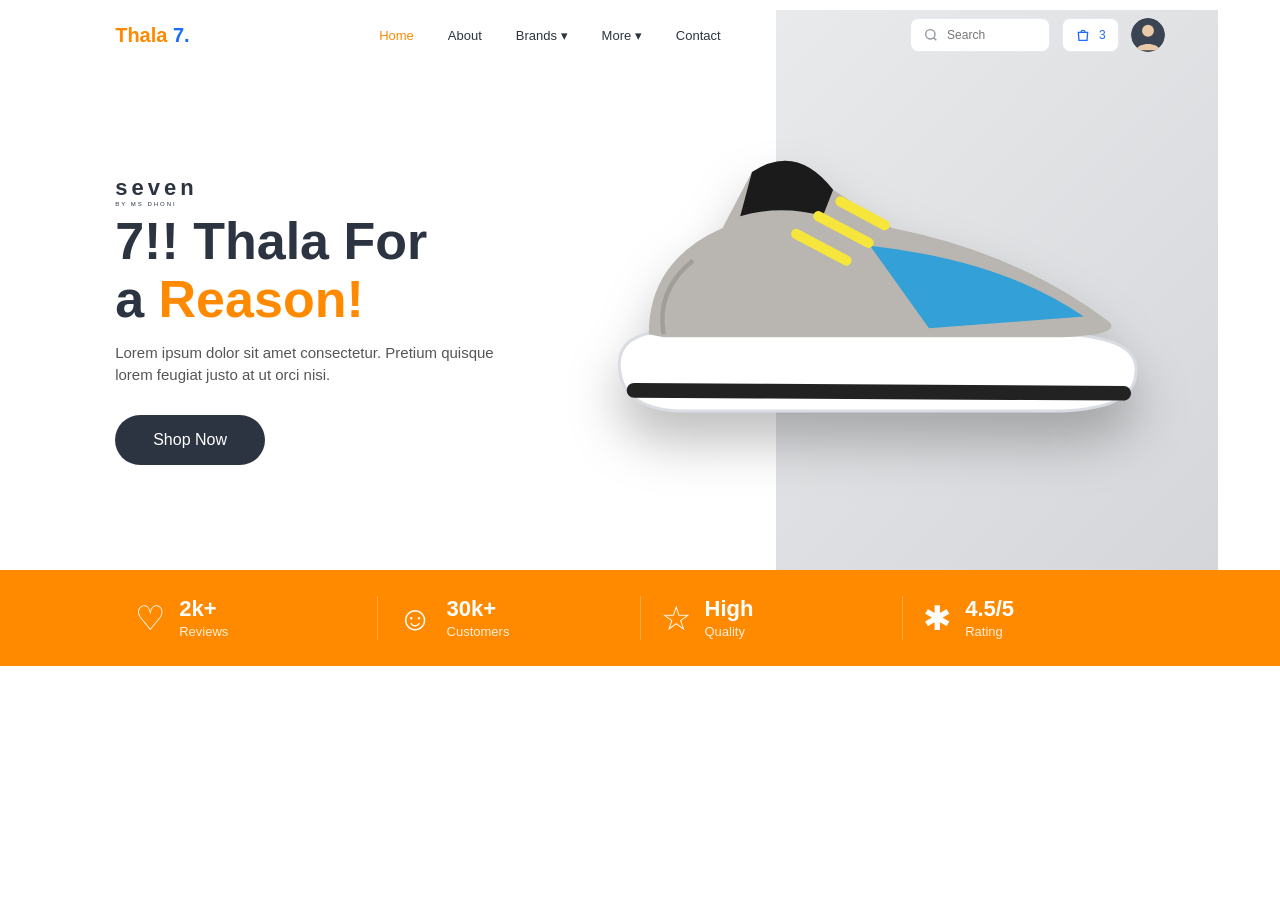
<file: index.html>
<!DOCTYPE html>
<html lang="en">
<head>
  <meta charset="UTF-8" />
  <meta name="viewport" content="width=device-width, initial-scale=1.0" />
  <title>Thala 7 – Home</title>
  <link rel="stylesheet" href="style.css" />
</head>
<body>
  <header class="navbar">
    <a href="index.html" class="logo">Thala <span>7.</span></a>
    <nav><ul>
      <li><a href="index.html" class="active">Home</a></li>
      <li><a href="product.html">About</a></li>
      <li><a href="product.html">Brands &#9662;</a></li>
      <li><a href="product.html">More &#9662;</a></li>
      <li><a href="checkout.html">Contact</a></li>
    </ul></nav>
    <div class="nav-right">
      <label class="search"><svg viewBox="0 0 24 24" width="16" height="16" fill="none" stroke="currentColor" stroke-width="2"><circle cx="11" cy="11" r="7"/><path d="M20 20l-4-4"/></svg><input type="text" placeholder="Search" /></label>
      <a href="cart.html" class="cart-btn"><svg viewBox="0 0 24 24" width="16" height="16" fill="none" stroke="currentColor" stroke-width="2"><path d="M5 8h14l-1 12H6z"/><path d="M9 8a3 3 0 016 0"/></svg><span id="cart-count">0</span></a>
      <span class="avatar"><svg viewBox="0 0 40 40"><circle cx="20" cy="20" r="20" fill="#3b4452"/><circle cx="20" cy="15" r="7" fill="#e8c9a8"/><path d="M6 38c2-10 26-10 28 0z" fill="#e8c9a8"/></svg></span>
    </div>
  </header>
  <main class="hero">
    <div class="hero-left">
      <div class="brand-tag">seven<small>BY MS DHONI</small></div>
      <h1>7!! Thala For<br />a <span>Reason!</span></h1>
      <p>Lorem ipsum dolor sit amet consectetur. Pretium quisque lorem feugiat justo at ut orci nisi.</p>
      <a href="product.html" class="shop-btn">Shop Now</a>
    </div>
    <div class="hero-right">
      <div class="hero-bg"></div>
      <img src="images/shoe1.svg" alt="Seven running shoe" />
    </div>
  </main>

  <section class="stats">
    <div class="stats-inner">
      <div class="stat"><span class="ico">&#9825;</span><div><b>2k+</b><small>Reviews</small></div></div>
      <div class="stat"><span class="ico">&#9786;</span><div><b>30k+</b><small>Customers</small></div></div>
      <div class="stat"><span class="ico">&#9734;</span><div><b>High</b><small>Quality</small></div></div>
      <div class="stat"><span class="ico">&#10033;</span><div><b>4.5/5</b><small>Rating</small></div></div>
    </div>
  </section>
  <script src="script.js"></script>
</body>
</html>
</file>
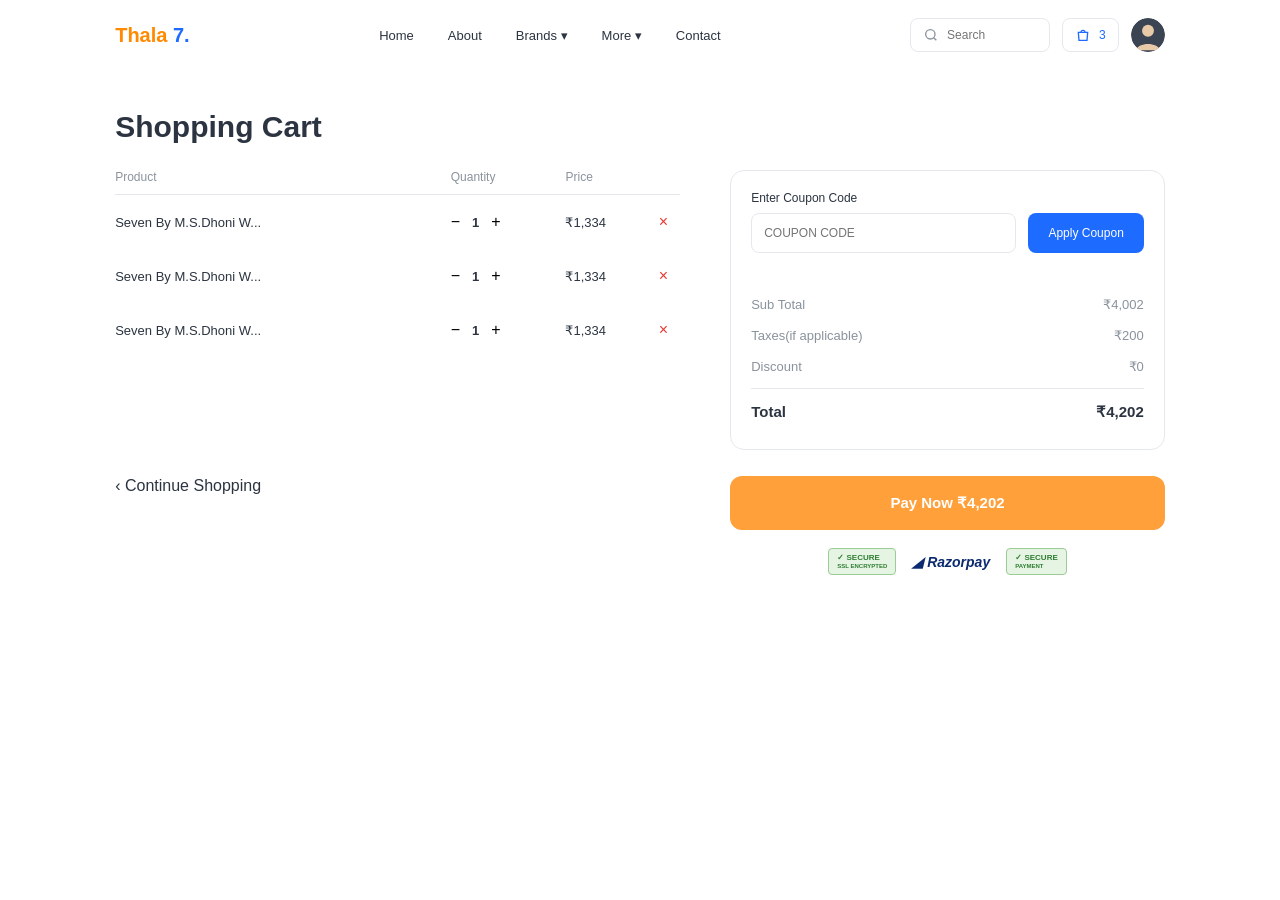
<file: cart.html>
<!DOCTYPE html>
<html lang="en">
<head>
  <meta charset="UTF-8" />
  <meta name="viewport" content="width=device-width, initial-scale=1.0" />
  <title>Thala 7 – Cart</title>
  <link rel="stylesheet" href="style.css" />
</head>
<body>
  <header class="navbar">
    <a href="index.html" class="logo">Thala <span>7.</span></a>
    <nav><ul>
      <li><a href="index.html">Home</a></li>
      <li><a href="product.html">About</a></li>
      <li><a href="product.html">Brands &#9662;</a></li>
      <li><a href="product.html">More &#9662;</a></li>
      <li><a href="checkout.html">Contact</a></li>
    </ul></nav>
    <div class="nav-right">
      <label class="search"><svg viewBox="0 0 24 24" width="16" height="16" fill="none" stroke="currentColor" stroke-width="2"><circle cx="11" cy="11" r="7"/><path d="M20 20l-4-4"/></svg><input type="text" placeholder="Search" /></label>
      <a href="cart.html" class="cart-btn"><svg viewBox="0 0 24 24" width="16" height="16" fill="none" stroke="currentColor" stroke-width="2"><path d="M5 8h14l-1 12H6z"/><path d="M9 8a3 3 0 016 0"/></svg><span id="cart-count">0</span></a>
      <span class="avatar"><svg viewBox="0 0 40 40"><circle cx="20" cy="20" r="20" fill="#3b4452"/><circle cx="20" cy="15" r="7" fill="#e8c9a8"/><path d="M6 38c2-10 26-10 28 0z" fill="#e8c9a8"/></svg></span>
    </div>
  </header>
  <main class="container">
    <h1 class="page-title">Shopping Cart</h1>
    <section class="cart-layout">
      <div class="cart-left">
        <table class="cart-table">
          <thead><tr><th>Product</th><th>Quantity</th><th>Price</th><th></th></tr></thead>
          <tbody id="cart-body"></tbody>
        </table>
        <p id="empty-msg" class="muted" hidden>Your cart is empty.</p>
        <a href="product.html" class="continue">&lsaquo; Continue Shopping</a>
      </div>
      <aside class="cart-right">
      <div class="summary-card">
        <label for="coupon">Enter Coupon Code</label>
        <div class="coupon-row">
          <input id="coupon" type="text" placeholder="COUPON CODE" />
          <button class="blue-btn" id="apply-coupon">Apply Coupon</button>
        </div>
        <p id="coupon-msg" class="coupon-msg"></p>
        <dl class="totals">
          <div><dt>Sub Total</dt><dd id="sub">₹0</dd></div>
          <div><dt>Taxes(if applicable)</dt><dd id="tax">₹0</dd></div>
          <div><dt>Discount</dt><dd id="disc">₹0</dd></div>
          <div class="grand"><dt>Total</dt><dd id="total">₹0</dd></div>
        </dl>
      </div>
      <a href="checkout.html" class="pay-btn">Pay Now <span class="pay-total">₹0</span></a>
      <div class="pay-icons">
        <span class="secure">&#10003; SECURE<small>SSL ENCRYPTED</small></span>
        <span class="razor">&#9698; Razorpay</span>
        <span class="secure">&#10003; SECURE<small>PAYMENT</small></span>
      </div>
      </aside>
    </section>
  </main>
  <script src="script.js"></script>
</body>
</html>
</file>
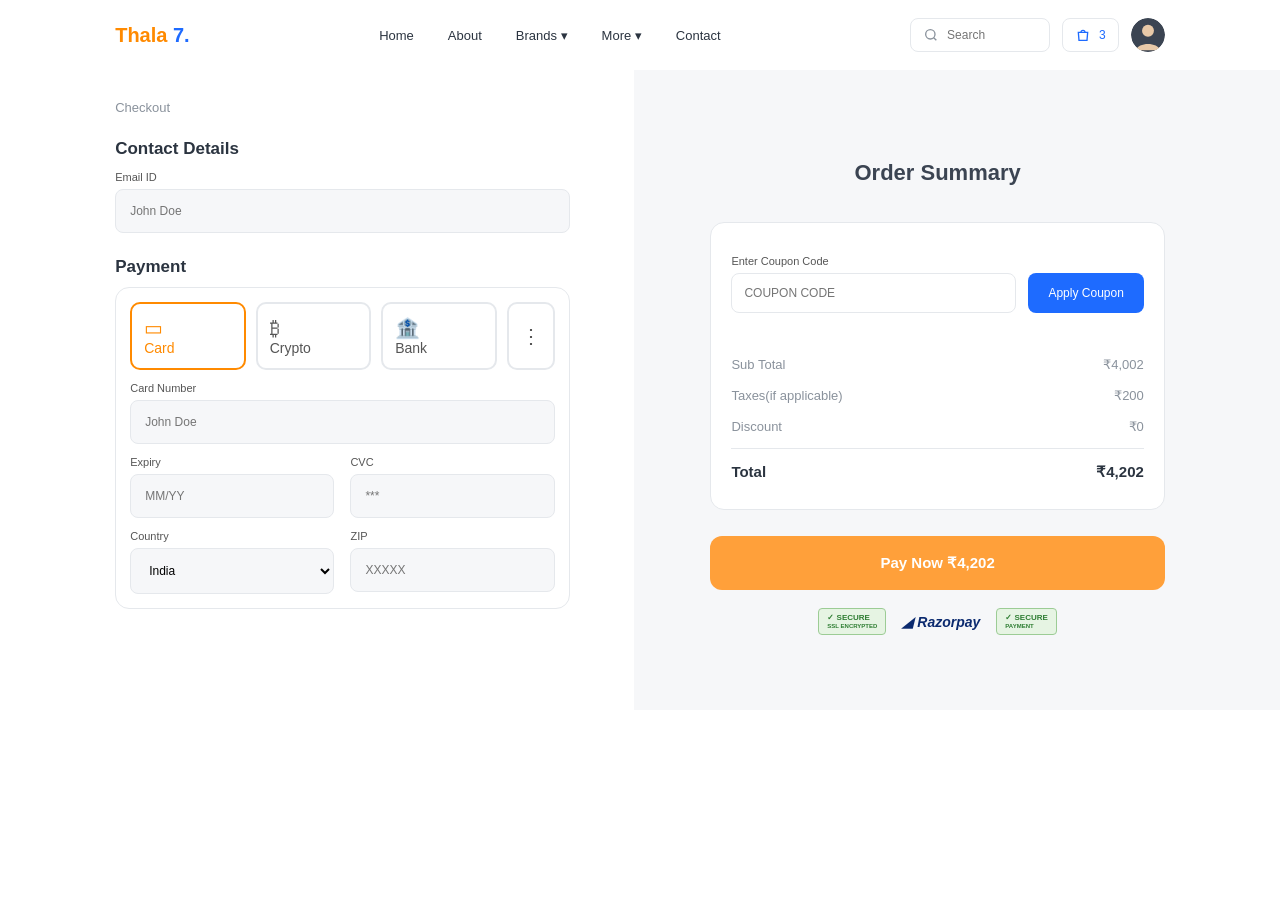
<file: checkout.html>
<!DOCTYPE html>
<html lang="en">
<head>
  <meta charset="UTF-8" />
  <meta name="viewport" content="width=device-width, initial-scale=1.0" />
  <title>Thala 7 – Checkout</title>
  <link rel="stylesheet" href="style.css" />
</head>
<body>
  <header class="navbar">
    <a href="index.html" class="logo">Thala <span>7.</span></a>
    <nav><ul>
      <li><a href="index.html">Home</a></li>
      <li><a href="product.html">About</a></li>
      <li><a href="product.html">Brands &#9662;</a></li>
      <li><a href="product.html">More &#9662;</a></li>
      <li><a href="checkout.html">Contact</a></li>
    </ul></nav>
    <div class="nav-right">
      <label class="search"><svg viewBox="0 0 24 24" width="16" height="16" fill="none" stroke="currentColor" stroke-width="2"><circle cx="11" cy="11" r="7"/><path d="M20 20l-4-4"/></svg><input type="text" placeholder="Search" /></label>
      <a href="cart.html" class="cart-btn"><svg viewBox="0 0 24 24" width="16" height="16" fill="none" stroke="currentColor" stroke-width="2"><path d="M5 8h14l-1 12H6z"/><path d="M9 8a3 3 0 016 0"/></svg><span id="cart-count">0</span></a>
      <span class="avatar"><svg viewBox="0 0 40 40"><circle cx="20" cy="20" r="20" fill="#3b4452"/><circle cx="20" cy="15" r="7" fill="#e8c9a8"/><path d="M6 38c2-10 26-10 28 0z" fill="#e8c9a8"/></svg></span>
    </div>
  </header>
  <main class="checkout">
    <section class="checkout-left">
      <p class="muted">Checkout</p>
      <h2>Contact Details</h2>
      <label for="email">Email ID</label>
      <input id="email" class="field" type="email" placeholder="John Doe" />
      <h2>Payment</h2>
      <div class="pay-card">
        <div class="methods">
          <button class="method active">&#9645;<span>Card</span></button>
          <button class="method">&#8383;<span>Crypto</span></button>
          <button class="method">&#127974;<span>Bank</span></button>
          <button class="method more">&#8942;</button>
        </div>
        <label for="cn">Card Number</label>
        <input id="cn" class="field" placeholder="John Doe" />
        <div class="two">
          <div><label for="exp">Expiry</label><input id="exp" class="field" placeholder="MM/YY" /></div>
          <div><label for="cvv">CVC</label><input id="cvv" class="field" placeholder="***" /></div>
        </div>
        <div class="two">
          <div><label for="country">Country</label>
            <select id="country" class="field"><option>India</option><option>USA</option><option>UK</option></select></div>
          <div><label for="zip">ZIP</label><input id="zip" class="field" placeholder="XXXXX" /></div>
        </div>
      </div>
    </section>
    <section class="checkout-right">
      <h2 class="center">Order Summary</h2>
      <div class="summary-card">
        <label for="coupon">Enter Coupon Code</label>
        <div class="coupon-row">
          <input id="coupon" type="text" placeholder="COUPON CODE" />
          <button class="blue-btn" id="apply-coupon">Apply Coupon</button>
        </div>
        <p id="coupon-msg" class="coupon-msg"></p>
        <dl class="totals">
          <div><dt>Sub Total</dt><dd id="sub">₹0</dd></div>
          <div><dt>Taxes(if applicable)</dt><dd id="tax">₹0</dd></div>
          <div><dt>Discount</dt><dd id="disc">₹0</dd></div>
          <div class="grand"><dt>Total</dt><dd id="total">₹0</dd></div>
        </dl>
      </div>
      <button class="pay-btn">Pay Now <span class="pay-total">₹0</span></button>
      <div class="pay-icons">
        <span class="secure">&#10003; SECURE<small>SSL ENCRYPTED</small></span>
        <span class="razor">&#9698; Razorpay</span>
        <span class="secure">&#10003; SECURE<small>PAYMENT</small></span>
      </div>
    </section>
  </main>
  <script src="script.js"></script>
</body>
</html>
</file>
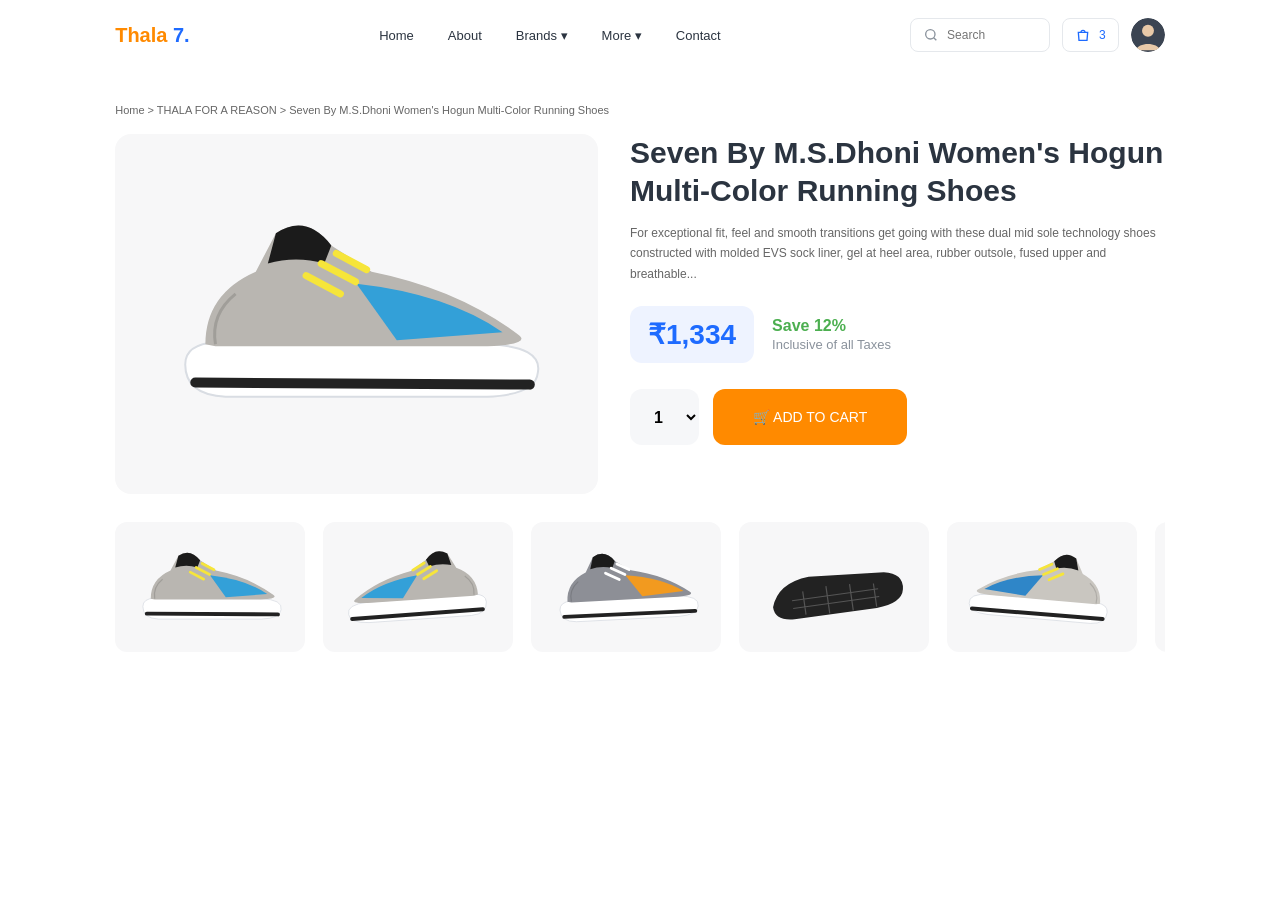
<file: product.html>
<!DOCTYPE html>
<html lang="en">
<head>
  <meta charset="UTF-8" />
  <meta name="viewport" content="width=device-width, initial-scale=1.0" />
  <title>Thala 7 – Product</title>
  <link rel="stylesheet" href="style.css" />
</head>
<body>
  <header class="navbar">
    <a href="index.html" class="logo">Thala <span>7.</span></a>
    <nav><ul>
      <li><a href="index.html">Home</a></li>
      <li><a href="product.html">About</a></li>
      <li><a href="product.html">Brands &#9662;</a></li>
      <li><a href="product.html">More &#9662;</a></li>
      <li><a href="checkout.html">Contact</a></li>
    </ul></nav>
    <div class="nav-right">
      <label class="search"><svg viewBox="0 0 24 24" width="16" height="16" fill="none" stroke="currentColor" stroke-width="2"><circle cx="11" cy="11" r="7"/><path d="M20 20l-4-4"/></svg><input type="text" placeholder="Search" /></label>
      <a href="cart.html" class="cart-btn"><svg viewBox="0 0 24 24" width="16" height="16" fill="none" stroke="currentColor" stroke-width="2"><path d="M5 8h14l-1 12H6z"/><path d="M9 8a3 3 0 016 0"/></svg><span id="cart-count">0</span></a>
      <span class="avatar"><svg viewBox="0 0 40 40"><circle cx="20" cy="20" r="20" fill="#3b4452"/><circle cx="20" cy="15" r="7" fill="#e8c9a8"/><path d="M6 38c2-10 26-10 28 0z" fill="#e8c9a8"/></svg></span>
    </div>
  </header>
  <main class="container">
    <p class="crumbs">Home &gt; THALA FOR A REASON &gt; Seven By M.S.Dhoni Women's Hogun Multi-Color Running Shoes</p>
    <section class="product">
      <div class="product-img"><img id="main-img" src="images/shoe1.svg" alt="Shoe" /></div>
      <div class="product-info">
        <h1>Seven By M.S.Dhoni Women's Hogun Multi-Color Running Shoes</h1>
        <p class="desc">For exceptional fit, feel and smooth transitions get going with these dual mid sole technology shoes constructed with molded EVS sock liner, gel at heel area, rubber outsole, fused upper and breathable...</p>
        <div class="price-row">
          <div class="price">₹1,334</div>
          <div><b class="save">Save 12%</b><br /><span class="muted">Inclusive of all Taxes</span></div>
        </div>
        <div class="buy-row">
          <select id="qty" aria-label="Quantity">
            <option>1</option><option>2</option><option>3</option><option>4</option><option>5</option>
          </select>
          <button class="add-btn" id="add-to-cart">&#128722; ADD TO CART</button>
        </div>
        <p id="added-msg" class="coupon-msg"></p>
      </div>
    </section>
    <section class="gallery" id="gallery">
      <div class="thumb"><img src="images/shoe1.svg" alt="View 1" /></div>
      <div class="thumb"><img src="images/shoe2.svg" alt="View 2" /></div>
      <div class="thumb"><img src="images/shoe3.svg" alt="View 3" /></div>
      <div class="thumb"><img src="images/shoe4.svg" alt="View 4" /></div>
      <div class="thumb"><img src="images/shoe5.svg" alt="View 5" /></div>
      <div class="thumb"><img src="images/shoe6.svg" alt="View 6" /></div>
    </section>
  </main>
  <script src="script.js"></script>
</body>
</html>
</file>
<file: style.css>
:root{--orange:#ff8a00;--dark:#2b3440;--blue:#1e6bff;--grey:#f6f7f9;--line:#e5e8ec;--muted:#8a929c}
*{margin:0;padding:0;box-sizing:border-box}
body{font-family:"Poppins","Inter","Segoe UI",Arial,sans-serif;color:var(--dark);background:#fff}
a{text-decoration:none;color:inherit}
ul{list-style:none}

/* Navbar (Flexbox) */
.navbar{display:flex;align-items:center;justify-content:space-between;padding:18px 9%;position:relative;z-index:5;background:transparent}
.logo{font-weight:700;font-size:20px;color:var(--orange)}
.logo span{color:var(--blue)}
.navbar nav ul{display:flex;gap:34px;font-size:13px}
.navbar nav a:hover,.navbar nav a.active{color:var(--orange)}
.nav-right{display:flex;align-items:center;gap:12px}
.search{display:flex;align-items:center;gap:8px;border:1px solid var(--line);border-radius:8px;padding:8px 12px;color:var(--muted);background:#fff}
.search input{border:none;outline:none;width:90px;font-size:12px;background:transparent}
.cart-btn{display:flex;align-items:center;gap:8px;border:1px solid var(--line);border-radius:8px;padding:8px 12px;font-size:12px;color:var(--blue);background:#fff}
.avatar svg{width:34px;height:34px;display:block;border-radius:50%}

/* Hero */
.hero{display:flex;align-items:center;min-height:560px;padding:0 9%;position:relative;margin-top:-60px}
.hero-left{flex:1;max-width:460px;position:relative;z-index:2;padding-top:60px}
.brand-tag{font-weight:800;letter-spacing:4px;font-size:22px;margin-bottom:6px}
.brand-tag small{display:block;font-size:6px;letter-spacing:2px;font-weight:500}
.hero-left h1{font-size:52px;line-height:1.1;font-weight:700}
.hero-left h1 span{color:var(--orange)}
.hero-left p{margin:14px 0 28px;color:#555;font-size:15px;line-height:1.5;max-width:380px}
.shop-btn{display:inline-block;background:var(--dark);color:#fff;padding:16px 38px;border-radius:30px;font-weight:500;transition:.25s}
.shop-btn:hover{background:var(--orange);transform:translateY(-3px)}
.hero-right{flex:1;display:flex;justify-content:center;align-items:center;align-self:stretch;position:relative}
.hero-bg{position:absolute;top:0;bottom:0;right:-9%;width:75%;background:linear-gradient(135deg,#e9eaec,#d4d6d9)}
.hero-right img{position:relative;width:115%;max-width:640px;filter:drop-shadow(0 30px 25px rgba(0,0,0,.25))}

/* Stats */
.stats{background:var(--orange);color:#fff}
.stats-inner{display:flex;justify-content:space-between;padding:26px 9%}
.stat{display:flex;align-items:center;gap:14px;flex:1;border-right:1px solid rgba(255,255,255,.25);padding-left:20px}
.stat:last-child{border-right:none}
.ico{font-size:34px}
.stat b{display:block;font-size:22px}
.stat small{opacity:.85;font-size:13px}

/* Shared containers */
.container{padding:10px 9% 60px}
.crumbs{font-size:11px;color:#666;margin:24px 0 18px}
.muted{color:var(--muted);font-size:13px}

/* Product */
.product{display:flex;gap:32px;align-items:flex-start}
.product-img{flex:0 0 46%;background:#f7f7f8;border-radius:16px;padding:40px;display:flex;justify-content:center;align-items:center;min-height:360px}
.product-img img{width:100%}
.product-info{flex:1}
.product-info h1{font-size:30px;line-height:1.25;font-weight:700}
.desc{margin:14px 0 22px;font-size:12px;color:#666;line-height:1.7}
.price-row{display:flex;align-items:center;gap:18px;margin-bottom:26px}
.price{background:#eef3ff;color:var(--blue);font-size:28px;font-weight:700;padding:12px 18px;border-radius:12px}
.save{color:#4caf50}
.buy-row{display:flex;gap:14px}
.buy-row select{background:var(--grey);border:none;border-radius:12px;padding:0 20px;font-size:16px;font-weight:600;height:56px}
.add-btn{background:var(--orange);color:#fff;border:none;border-radius:12px;padding:0 40px;height:56px;font-size:14px;font-weight:500;cursor:pointer;transition:.25s}
.add-btn:hover{filter:brightness(1.08);transform:translateY(-2px)}
.gallery{display:flex;gap:18px;margin-top:28px;overflow-x:auto;padding-bottom:10px;scroll-snap-type:x mandatory}
.thumb{flex:0 0 190px;height:130px;background:#f7f7f8;border-radius:12px;display:flex;align-items:center;justify-content:center;padding:14px;cursor:pointer;scroll-snap-align:start;border:2px solid transparent;transition:.2s}
.thumb:hover,.thumb.active{border-color:var(--orange)}
.thumb img{width:100%}

/* Cart */
.page-title{font-size:30px;margin:30px 0 26px}
.cart-layout{display:flex;gap:50px;align-items:flex-start}
.cart-left{flex:1.3}
.cart-table{width:100%;border-collapse:collapse;font-size:13px}
.cart-table th{text-align:left;font-weight:400;color:var(--muted);font-size:12px;padding-bottom:10px;border-bottom:1px solid var(--line)}
.cart-table td{padding:18px 0}
.qty-ctl{display:inline-flex;gap:12px;align-items:center;font-weight:600}
.qty-ctl button{border:none;background:none;font-size:16px;cursor:pointer}
.remove{border:none;background:none;color:#e53935;font-size:16px;cursor:pointer}
.continue{display:inline-block;margin-top:120px;font-weight:500}
.continue:hover{color:var(--orange)}
.cart-right{flex:1}

/* Summary card (cart + checkout) */
.summary-card{border:1px solid var(--line);border-radius:14px;padding:20px;background:#fff}
.summary-card label{font-size:12px;display:block;margin-bottom:8px}
.coupon-row{display:flex;gap:12px}
.coupon-row input{flex:1;border:1px solid var(--line);border-radius:8px;padding:12px;font-size:12px;outline:none;min-width:0}
.blue-btn{background:var(--blue);color:#fff;border:none;border-radius:8px;padding:0 20px;font-size:12px;font-weight:500;cursor:pointer}
.coupon-msg{font-size:12px;margin-top:8px;color:#4caf50;min-height:16px}
.coupon-msg.err{color:#e53935}
.totals{margin-top:12px}
.totals div{display:flex;justify-content:space-between;padding:8px 0;font-size:13px;color:var(--muted)}
.totals .grand{color:var(--dark);font-weight:700;font-size:15px;border-top:1px solid var(--line);margin-top:6px;padding-top:14px}
.pay-btn{display:block;width:100%;margin-top:26px;background:#ffa03a;color:#fff;border:none;border-radius:12px;padding:18px;font-size:15px;font-weight:600;text-align:center;cursor:pointer;transition:.25s}
.pay-btn:hover{background:var(--orange);transform:translateY(-2px)}
.pay-icons{display:flex;justify-content:center;align-items:center;gap:16px;margin-top:18px}
.secure{background:#e6f4e3;color:#2e7d32;font-size:8px;font-weight:700;padding:5px 8px;border-radius:4px;border:1px solid #9ccc95;line-height:1.1}
.secure small{display:block;font-size:6px}
.razor{font-style:italic;font-weight:700;color:#0b2a6f;font-size:14px}

/* Checkout */
.checkout{display:flex;min-height:640px}
.checkout-left{flex:1;padding:30px 5% 40px 9%}
.checkout-right{flex:1;background:var(--grey);padding:60px 9% 40px 6%}
.checkout h2{font-size:17px;margin:24px 0 10px}
.checkout h2.center{text-align:center;margin:30px 0 36px;font-size:22px;color:#3b4452}
.checkout label{display:block;font-size:11px;margin:12px 0 6px;color:#555}
.field{width:100%;background:var(--grey);border:1px solid var(--line);border-radius:8px;padding:14px;font-size:12px;outline:none}
.field:focus{border-color:var(--orange)}
.pay-card{border:1px solid var(--line);border-radius:14px;padding:14px}
.methods{display:flex;gap:10px}
.method{flex:1;border:2px solid var(--line);background:#fff;border-radius:10px;padding:12px;font-size:20px;color:#555;cursor:pointer;text-align:left}
.method span{display:block;font-size:14px}
.method.active{border-color:var(--orange);color:var(--orange)}
.method.more{flex:0 0 46px;text-align:center}
.two{display:flex;gap:16px}
.two>div{flex:1}

/* Responsive */
@media(max-width:850px){
  .navbar nav{display:none}
  .hero{flex-direction:column;text-align:center;padding:40px 6%;margin-top:0}
  .hero-left h1{font-size:36px}.hero-left p{margin-inline:auto}
  .hero-bg{display:none}.hero-right img{width:100%}
  .stats-inner{flex-wrap:wrap;gap:16px}.stat{flex:0 0 45%;border:none}
  .product,.cart-layout,.checkout{flex-direction:column}
  .product-img{flex:none;width:100%}
  .checkout-left,.checkout-right{padding:30px 6%}
  .continue{margin-top:30px}
}
</file>
